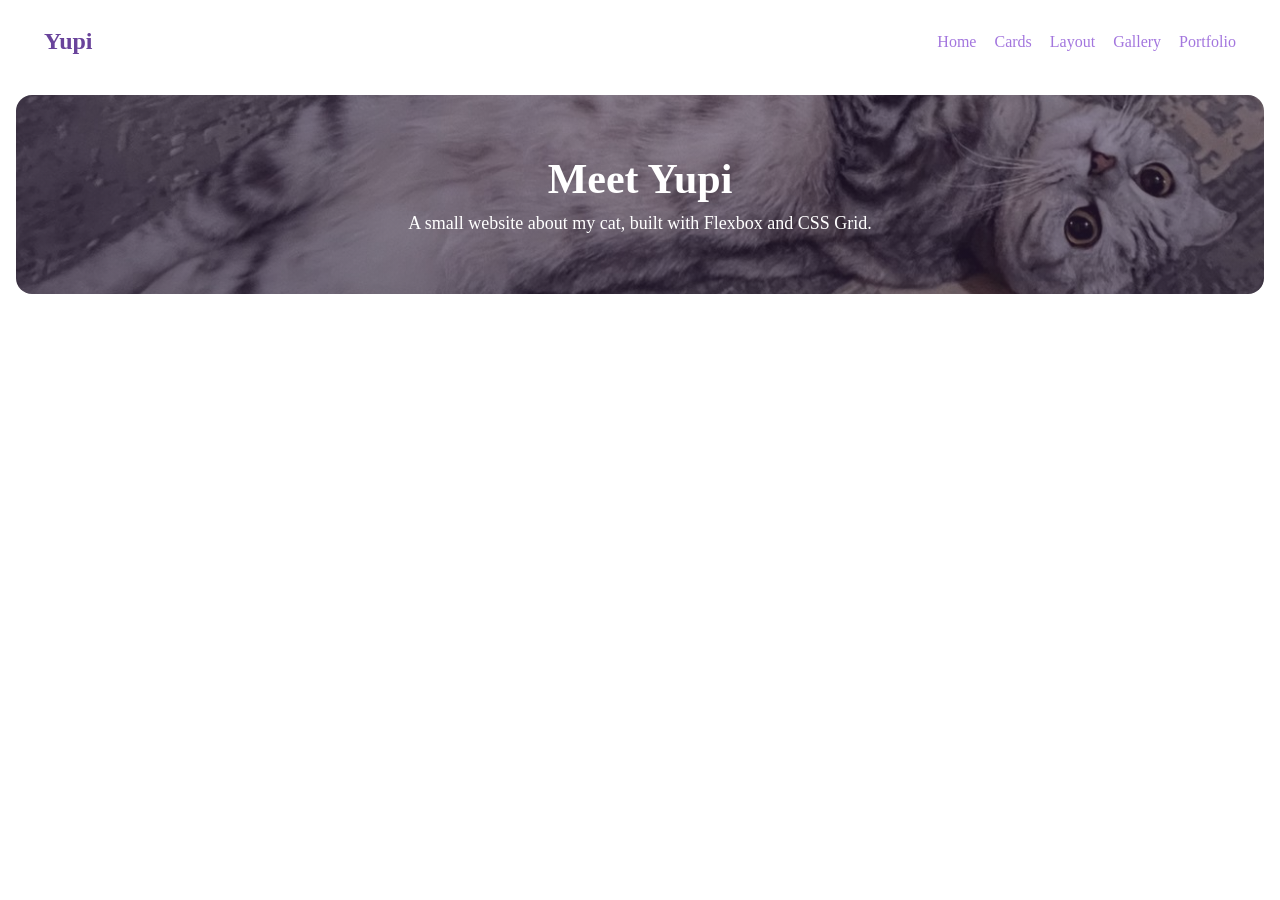
<file: index.html>
<!DOCTYPE html>
<html lang="en">
<head>
    <meta charset="UTF-8">
    <meta http-equiv="X-UA-Compatible" content="IE=edge">
    <meta name="viewport" content="width=device-width, initial-scale=1.0">
    <link rel="stylesheet" href="style.css">
    
    <title>Assignment 2</title>
    </head> 
<body>
    

    <header class="site-header">    

         <a class="site-logo" href="index.html">Yupi</a>

         <nav>
        <a href="index.html">Home</a>
        <a href="cards.html">Cards</a>
        <a href="layout.html">Layout</a>
        <a href="gallery.html">Gallery</a>
        <a href="portfolio.html">Portfolio</a>
        </nav>
        
    </header>

    <main>
    <section class="gallery-hero">
        <h1>Meet Yupi</h1>
        <p>A small website about my cat, built with Flexbox and CSS Grid.</p>
    </section>
</main>


</body>
</html>
</file>
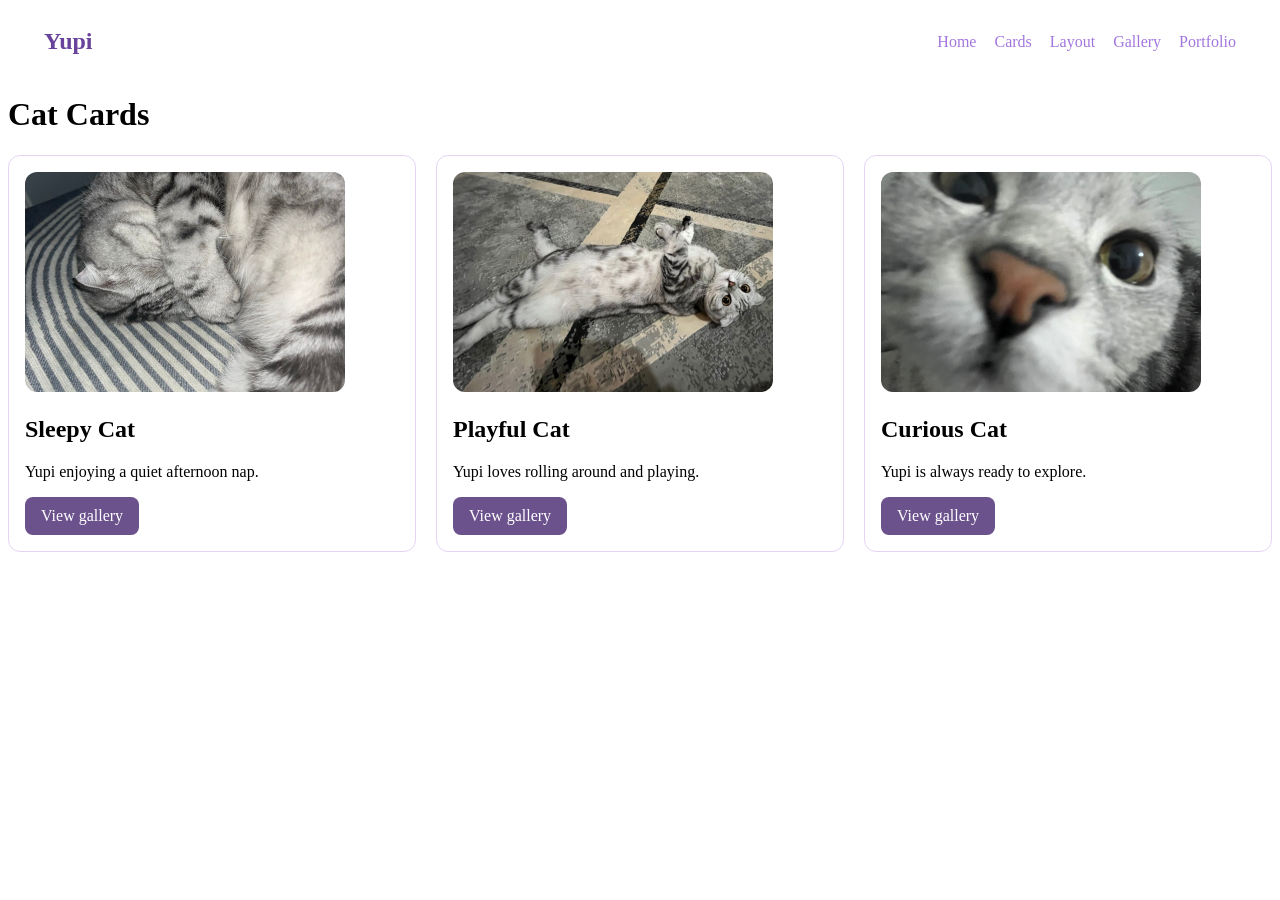
<file: cards.html>
<!DOCTYPE html>
<html lang="en">
<head>
    <meta charset="UTF-8">
    <meta http-equiv="X-UA-Compatible" content="IE=edge">
    <meta name="viewport" content="width=device-width, initial-scale=1.0">
    <link rel="stylesheet" href="style.css">
    
    <title>Assignment 2</title>
    </head> 
<body>
    

    <header class="site-header">    

         <a class="site-logo" href="index.html">Yupi</a>

         <nav>
        <a href="index.html">Home</a>
        <a href="cards.html">Cards</a>
        <a href="layout.html">Layout</a>
        <a href="gallery.html">Gallery</a>
        <a href="portfolio.html">Portfolio</a>
        </nav>
        
    </header>

    <h1>Cat Cards</h1>

    <section class="card-row">
    <article class="card">
       <img src="images/yupi1.jpg" alt="Yupi sleeping">
        <h2>Sleepy Cat</h2>
        <p>Yupi enjoying a quiet afternoon nap.</p>
        <a href="gallery.html">View gallery</a>
    </article>
    

    <article class="card">
        <img src="images/yupi2.jpg" alt="Yupi lying on her back">
        <h2>Playful Cat</h2>
        <p>Yupi loves rolling around and playing.</p>
        <a href="gallery.html">View gallery</a>
    </article>


    <article class="card">
        <img src="images/yupi3.jpg" alt="Yupi looking into the camera">
        <h2>Curious Cat</h2>
        <p>Yupi is always ready to explore.</p>
        <a href="gallery.html">View gallery</a>
    </article>

</section>



</body>
</html>
</file>
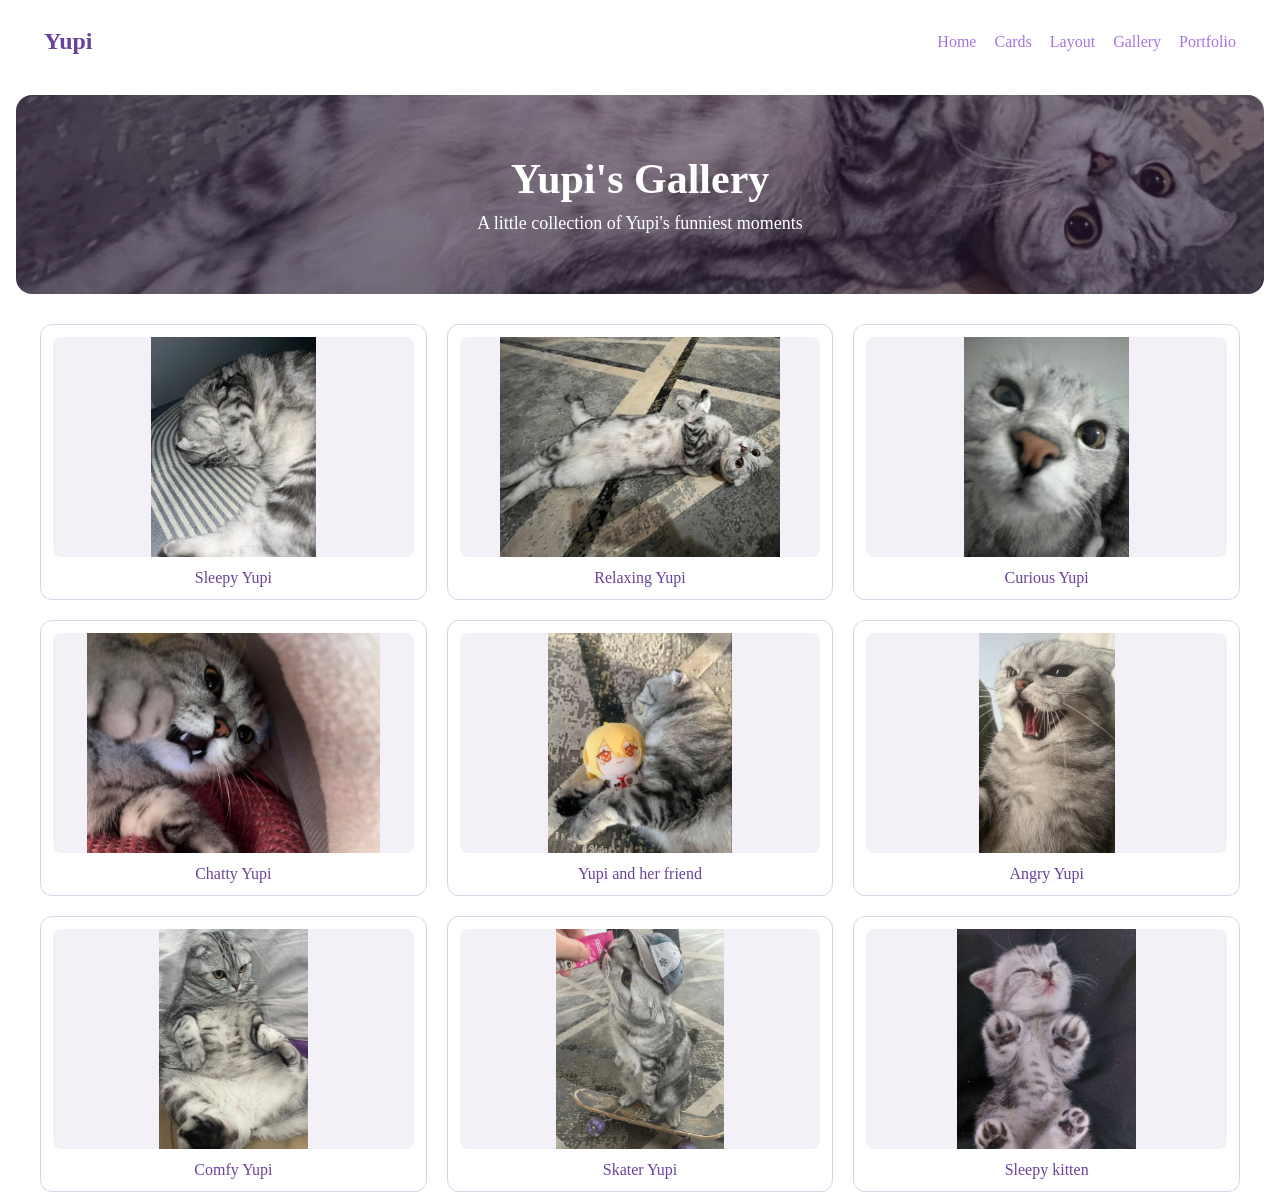
<file: gallery.html>
<!DOCTYPE html>
<html lang="en">
<head>
    <meta charset="UTF-8">
    <meta http-equiv="X-UA-Compatible" content="IE=edge">
    <meta name="viewport" content="width=device-width, initial-scale=1.0">
    <link rel="stylesheet" href="style.css">
    
    <title>Assignment 2</title>
    </head> 
<body>
    

    <header class="site-header">    

         <a class="site-logo" href="index.html">Yupi</a>

         <nav>
        <a href="index.html">Home</a>
        <a href="cards.html">Cards</a>
        <a href="layout.html">Layout</a>
        <a href="gallery.html">Gallery</a>
        <a href="portfolio.html">Portfolio</a>
        </nav>
        
    </header>

    <main>
<section class="gallery-hero">
    <h1>Yupi's Gallery</h1>
    <p>A little collection of Yupi's funniest moments</p>
</section>

    <section class="gallery-grid">
        <figure>
            <img src="images/yupi1.jpg" alt="Yupi sleeping">
            <figcaption>Sleepy Yupi</figcaption>
        </figure>

        <figure>
            <img src="images/yupi2.jpg" alt="Yupi lying on the floor">
            <figcaption>Relaxing Yupi</figcaption>
        </figure>

        <figure>
            <img src="images/yupi3.jpg" alt="Close-up of Yupi">
            <figcaption>Curious Yupi</figcaption>
        </figure>

        <figure>
            <img src="images/yupi4.jpg" alt="Yupi meowing">
            <figcaption>Chatty Yupi</figcaption>
        </figure>

        <figure>
            <img src="images/yupi5.jpg" alt="Yupi with a plush toy">
            <figcaption>Yupi and her friend</figcaption>
        </figure>

        <figure>
            <img src="images/yupi6.jpg" alt="Yupi yawning">
            <figcaption>Angry Yupi</figcaption>
        </figure>

        <figure>
            <img src="images/yupi7.jpg" alt="Yupi lying on her back">
            <figcaption>Comfy Yupi</figcaption>
        </figure>

        <figure>
            <img src="images/yupi8.jpg" alt="Yupi wearing a cap on a skateboard">
            <figcaption>Skater Yupi</figcaption>
        </figure>

        <figure>
            <img src="images/yupi9.jpg" alt="Kitten sleeping with paws up">
            <figcaption>Sleepy kitten</figcaption>
        </figure>
    </section>
</main>

</body>
</html>
</file>
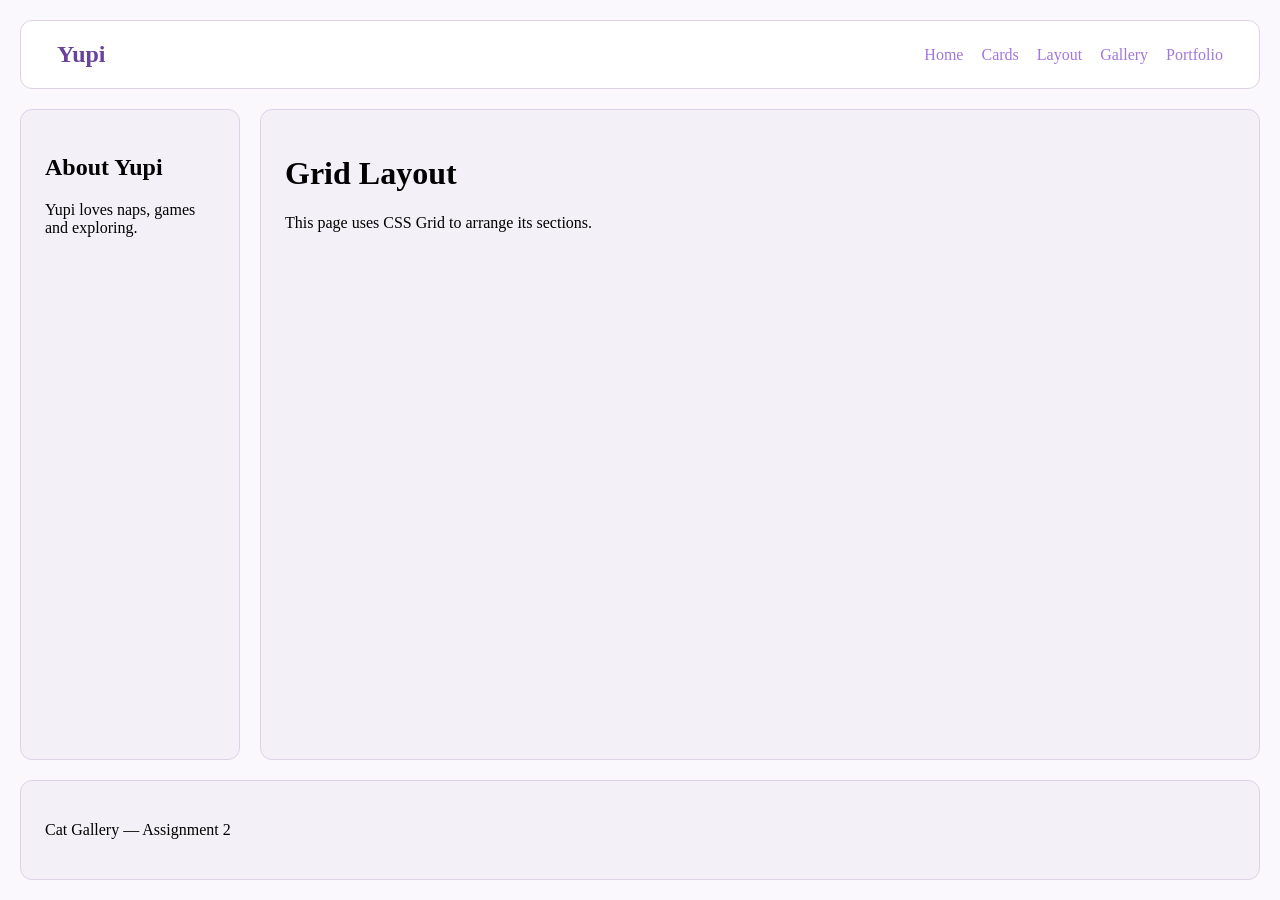
<file: layout.html>
<!DOCTYPE html>
<html lang="en">
<head>
    <meta charset="UTF-8">
    <meta http-equiv="X-UA-Compatible" content="IE=edge">
    <meta name="viewport" content="width=device-width, initial-scale=1.0">
    <link rel="stylesheet" href="style.css">
    
    <title>Assignment 2</title>
    </head> 
<body class="layout-page">
    

    <header class="site-header">    

         <a class="site-logo" href="index.html">Yupi</a>

         <nav>
        <a href="index.html">Home</a>
        <a href="cards.html">Cards</a>
        <a href="layout.html">Layout</a>
        <a href="gallery.html">Gallery</a>
        <a href="portfolio.html">Portfolio</a>
        </nav>

    </header>

    
    <aside class="sidebar">
    <h2>About Yupi</h2>
    <p>Yupi loves naps, games and exploring.</p>
</aside>

<main class="main-content">
    <h1>Grid Layout</h1>
    <p>This page uses CSS Grid to arrange its sections.</p>
</main>

<footer class="layout-footer">
    <p>Cat Gallery — Assignment 2</p>
</footer>




</body>
</html>
</file>
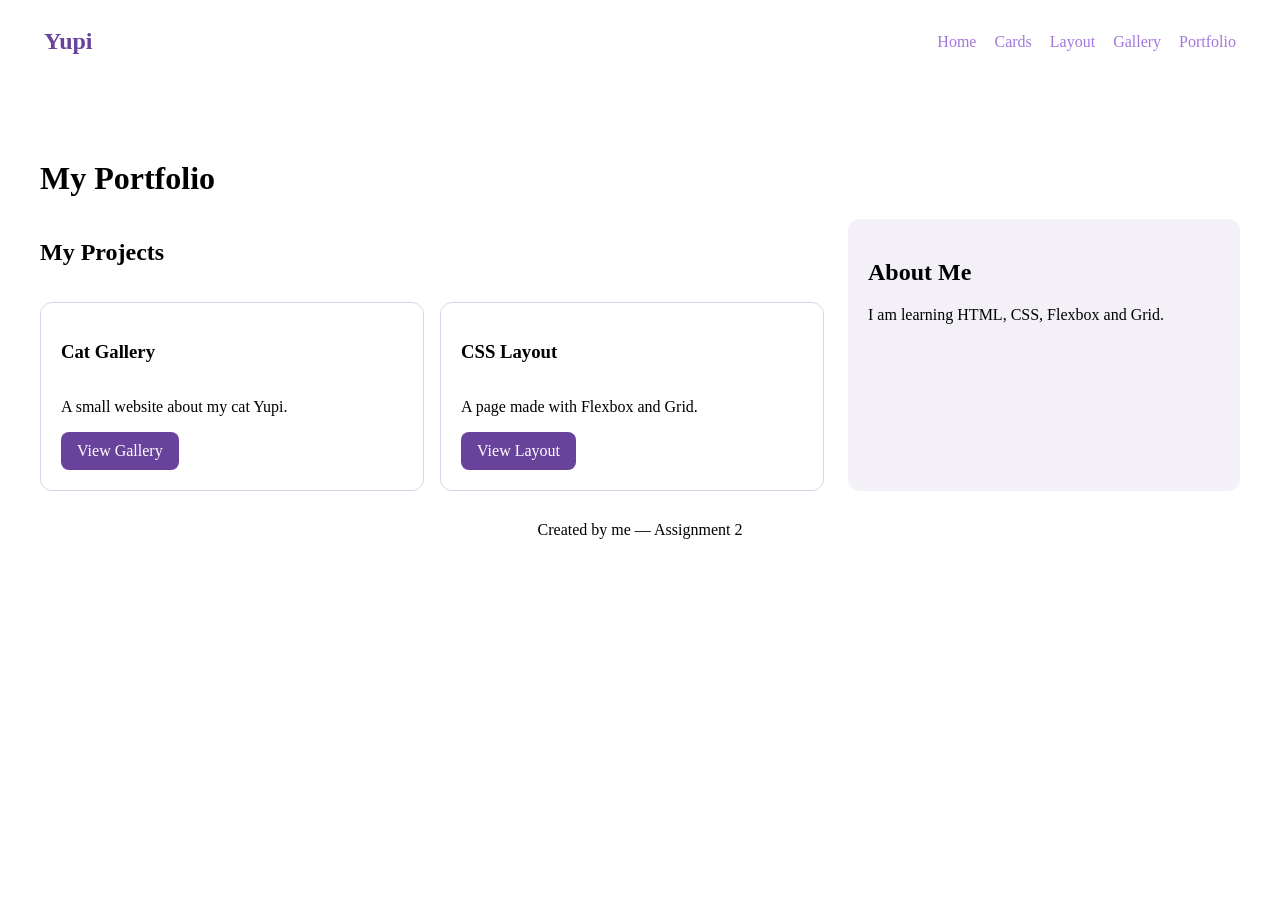
<file: portfolio.html>
<!DOCTYPE html>
<html lang="en">
<head>
    <meta charset="UTF-8">
    <meta http-equiv="X-UA-Compatible" content="IE=edge">
    <meta name="viewport" content="width=device-width, initial-scale=1.0">
    <link rel="stylesheet" href="style.css">
    
    <title>Assignment 2</title>
    </head> 
<body>
    

    <header class="site-header">    

         <a class="site-logo" href="index.html">Yupi</a>

         <nav>
        <a href="index.html">Home</a>
        <a href="cards.html">Cards</a>
        <a href="layout.html">Layout</a>
        <a href="gallery.html">Gallery</a>
        <a href="portfolio.html">Portfolio</a>
        </nav>
        
    </header>

    <main class="portfolio-page">
    <h1>My Portfolio</h1>

    <div class="portfolio-layout">

       <section class="projects">
    <h2>My Projects</h2>

    <article class="project-card">
        <h3>Cat Gallery</h3>
        <p>A small website about my cat Yupi.</p>
        <a class="project-button" href="gallery.html">View Gallery</a>
    </article>

    <article class="project-card">
        <h3>CSS Layout</h3>
        <p>A page made with Flexbox and Grid.</p>
        <a class="project-button" href="layout.html">View Layout</a>
    </article>
</section>

        <aside class="portfolio-sidebar">
            <h2>About Me</h2>
            <p>I am learning HTML, CSS, Flexbox and Grid.</p>
        </aside>
    </div>

    <footer class="portfolio-footer">
        <p>Created by me — Assignment 2</p>
    </footer>
</main>

</body>
</html>
</file>
<file: style.css>
.site-header {
    display: flex;
    justify-content: space-between;
    align-items: center;
    padding: 20px 36px;
    background-color: white;
}
.site-header nav {
    display: flex;
    gap: 18px;
}

.site-header a {
    text-decoration: none;
    color: #a376de;
}

.site-header nav a:hover {
    color: #e38e49;
}
.card img {
    width: 100%;
    max-width: 320px;
    height: 220px;
    object-fit: cover;
    border-radius: 12px;
}
.card-row {
    display: flex;
    gap: 20px;
    align-items: stretch;
}

.card {
    flex: 1;
    padding: 16px;
    border: 1px solid #dfcdf0d5;
    border-radius: 12px;
}

.card:nth-child(2) img {
    object-fit: cover;
    object-position: 75% center;
}

.card a {
    display: inline-block;
    padding: 10px 16px;
    background-color: #6b528c;
    color: white;
    text-decoration: none;
    border-radius: 8px;
}
.card {
    transition: transform 0.2s;
}

.card:hover {
    transform: translateY(-5px);
}

.layout-page {
    display: grid;
    grid-template-columns: 220px 1fr;
    grid-template-areas:
        "header header"
        "sidebar main"
        "footer footer";
    gap: 20px;
    padding: 20px;
    grid-template-rows: auto 1fr auto;
    min-height: 100vh;
}

.layout-page .site-header {
    grid-area: header;
}

.layout-page .sidebar {
    grid-area: sidebar;
}

.layout-page .main-content {
    grid-area: main;
}

.layout-page .layout-footer {
    grid-area: footer;
}

.gallery-grid {
    display: grid;
    grid-template-columns: repeat(3, 1fr);
    gap: 20px;
    max-width: 1200px;
    margin: 0 auto;
    grid-template-rows: repeat(3, auto);
}

.gallery-grid figure {
    margin: 0;
    padding: 12px;
    border: 1px solid #ddd2e8;
    border-radius: 12px;
}

.gallery-grid img {
    width: 100%;
    height: 220px;
    object-fit: contain;
    background-color: #f4f0f8;
    border-radius: 8px;
}  

.gallery-grid figcaption {
    padding-top: 8px;
    color: #69439b;
    text-align: center;
}

.gallery-hero {
    max-width: 1200px;
    margin: 20px auto 30px;
    padding: 60px 24px;
    border-radius: 16px;
    text-align: center;
    color: white;
    background:
        linear-gradient(rgba(45, 28, 60, 0.55), rgba(45, 28, 60, 0.55)),
        url("images/yupi2.jpg") center 55% / cover;
}

.gallery-hero h1 {
    margin: 0 0 10px;
    font-size: 42px;
}

.gallery-hero p {
    margin: 0;
    font-size: 18px;
}

.portfolio-page {
    max-width: 1200px;
    margin: 40px auto;
    padding: 24px;
}
.portfolio-layout {
    display: grid;
    grid-template-columns: 2fr 1fr;
    gap: 24px;
}

.projects {
    display: grid;
    grid-template-columns: repeat(2, 1fr);
    gap: 16px;
}

.projects h2 {
    grid-column: 1 / -1;
}


.project-card {
    display: flex;
    flex-direction: column;
    justify-content: space-between;
    padding: 20px;
    border: 1px solid #ddd2e8;
    border-radius: 12px;
}


.portfolio-sidebar {
    padding: 20px;
    background-color: #f4f0f8;
    border-radius: 12px;
}

.portfolio-footer {
    margin-top: 30px;
    text-align: center;
}

.project-button {
    align-self: flex-start;
    padding: 10px 16px;
    border-radius: 8px;
    background-color: #69439b;
    color: white;
    text-decoration: none;
}

.gallery-grid figure {
    transition: transform 0.2s;
}

.gallery-grid figure:hover {
    transform: translateY(-5px);
}

@media (max-width: 700px) {
    .site-header {
        flex-direction: column;
        gap: 14px;
    }

    .site-header nav {
        flex-wrap: wrap;
        justify-content: center;
    }

    .card-row {
        flex-direction: column;
    }

    .layout-page {
        grid-template-columns: 1fr;
        grid-template-rows: auto;
        grid-template-areas:
            "header"
            "sidebar"
            "main"
            "footer";
    }

    .gallery-grid {
        grid-template-columns: repeat(2, 1fr);
        grid-template-rows: auto;
    }

    .portfolio-layout,
    .projects {
        grid-template-columns: 1fr;
    }

    .projects h2 {
        grid-column: auto;
    }
}

@media (max-width: 450px) {
    .gallery-grid {
        grid-template-columns: 1fr;
    }
}

.layout-page {
    margin: 0;
    box-sizing: border-box;
    background-color: #faf7fd;
}

.layout-page .sidebar,
.layout-page .main-content,
.layout-page .layout-footer {
    padding: 24px;
    background-color: #f4f0f8;
    border: 1px solid #ddd2e8;
    border-radius: 12px;
}

.layout-page .site-header {
    border: 1px solid #ddd2e8;
    border-radius: 12px;
}

.site-header .site-logo {
    font-size: 24px;
    font-weight: bold;
    color: #69439b;
}
</file>
